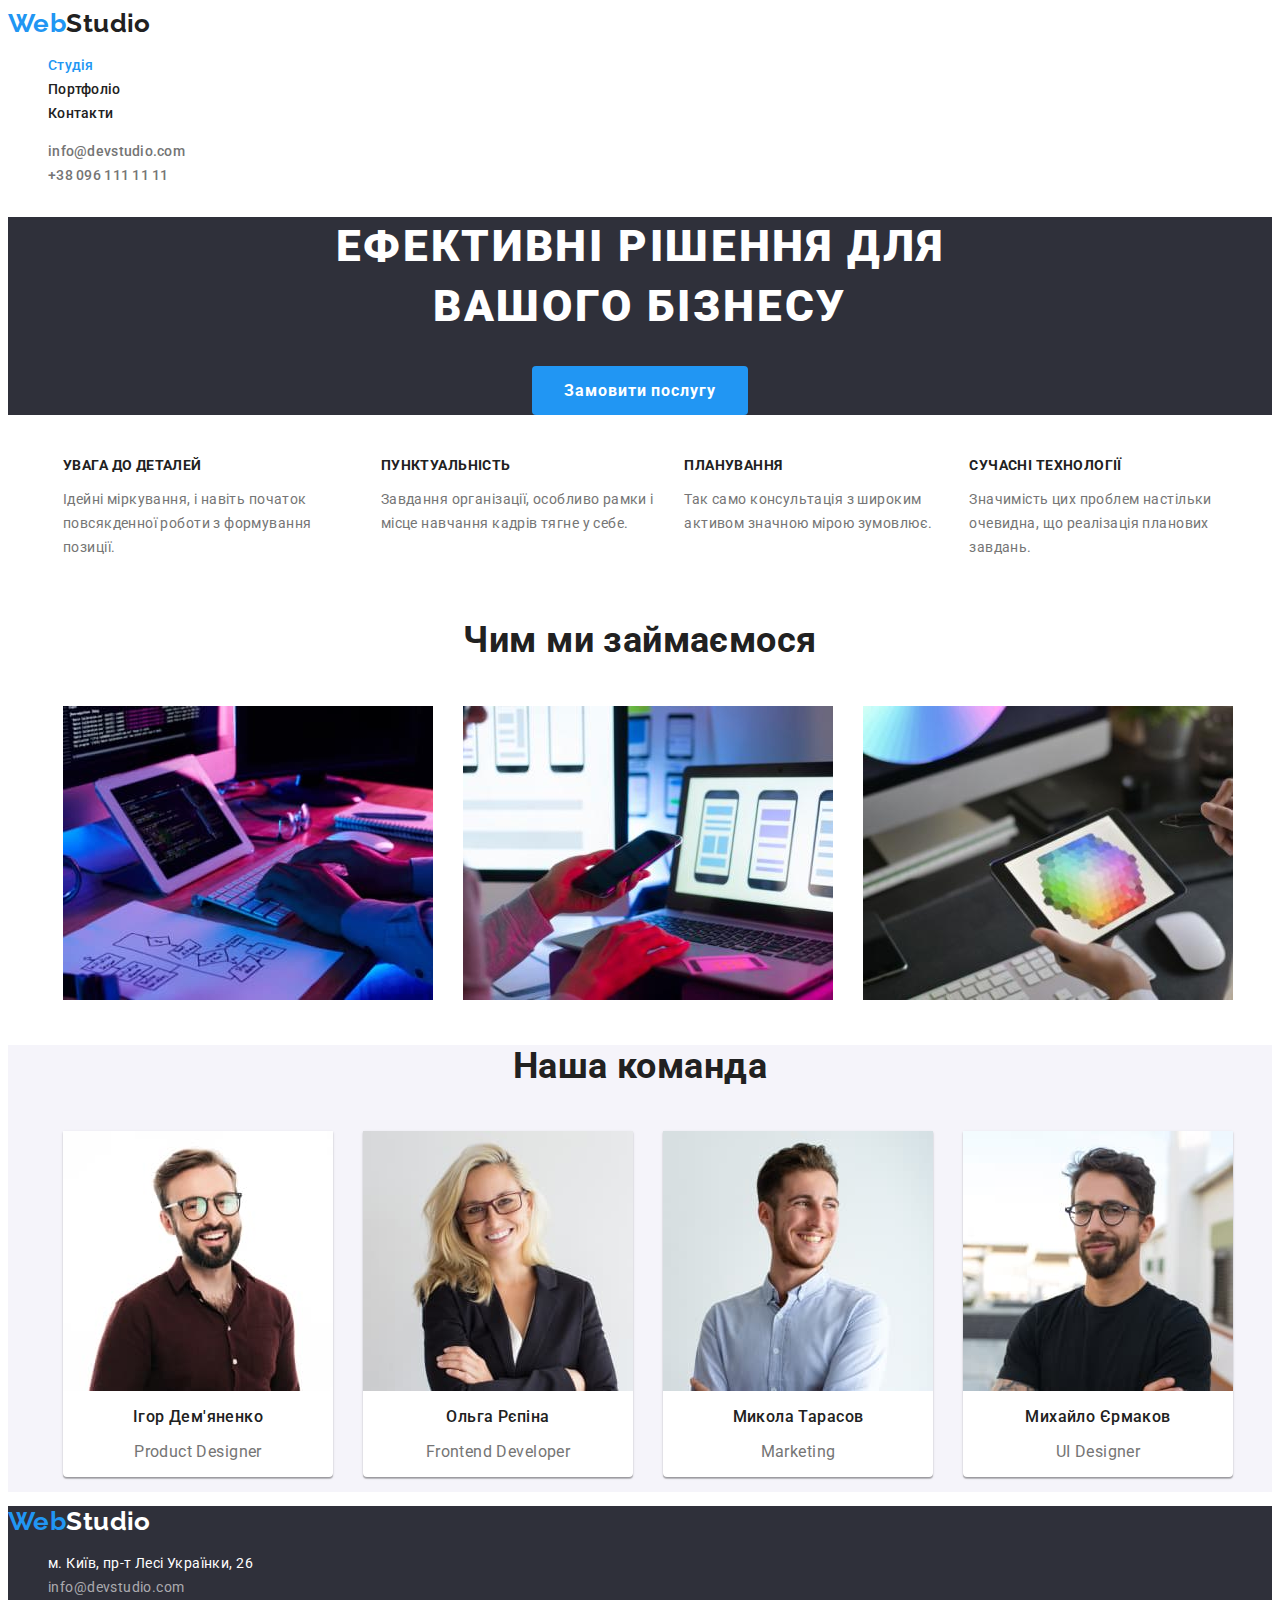
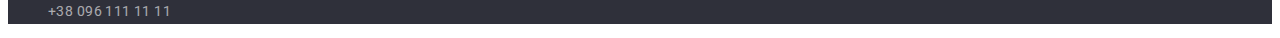
<file: index.html>
<!DOCTYPE html>
<html lang="uk">
  <head>
    <meta charset="UTF-8" />
    <meta http-equiv="X-UA-Compatible" content="IE=edge" />
    <meta name="viewport" content="width=device-width, initial-scale=1.0" />
    <title>Студія</title>

    <!------------ Fonts ----------------->

    <link rel="preconnect" href="https://fonts.googleapis.com" />
    <link rel="preconnect" href="https://fonts.gstatic.com" crossorigin />
    <link
      href="https://fonts.googleapis.com/css2?family=Raleway:wght@700&family=Roboto:wght@400;500;700;900&display=swap"
      rel="stylesheet"
    />
    <!---------- Підключення css стилів ------------->

    <link rel="stylesheet" href="./css/styles.css" />
  </head>

  <body>
    <!------------------ Капелюх ------------------>
    <header>
      <nav>

        <!-- Логотип чорний -->

        <a class="logo links" href="./index.html"
          >Web<span class="logo black">Studio</span></a
        >

        <!------------------ Навігація ---------------->

        <ul class="site-nav list">
          <li><a class="links current" href="./">Студія</a></li>
          <li><a class="links" href="./portfolio.html">Портфоліо</a></li>
          <li><a class="links" href="./">Контакти</a></li>
        </ul>
      </nav>

      <!-- Контакти в капелюсі чомусь окремо від навігаціі -->

      <ul class="list">
        <li>
          <a class="header-contact links" href="mailto:info@devstudio.com"
            >info@devstudio.com</a
          >
        </li>
        <li>
          <a
            class="header-contact links"
            href="tel:+380961111111"
             >+38 096 111 11 11</a
          >
        </li>
      </ul>
    </header>

    <main>

      <!-------------- Герой ---------------->

      <section class="hero">
        <h1 class="hero-title">Ефективні рішення для <br />вашого бізнесу</h1>
        <button class="hero-button" type="button">Замовити послугу</button>
      </section>

      <!------------- Переваги ---------------->

      <section class="sec-benefits">

        <!------- заголовок секції який буде сховано----- -->

        <h2 class="title-benefits">Наші переваги</h2>

        <ul class="list benefits">

          <!----- 01 ----->

          <li class="benefits-card">
            <h3 class="title-item">УВАГА ДО ДЕТАЛЕЙ</h3>
            <p>
              Ідейні міркування, і навіть початок повсякденної роботи з
              формування позиції.
            </p>
          </li>

          <!----- 02 ------>

          <li class="benefits-card">
            <h3 class="title-item">ПУНКТУАЛЬНІСТЬ</h3>
            <p>
              Завдання організації, особливо рамки і місце навчання кадрів тягне
              у себе.
            </p>
          </li>

          <!----- 03 ----->

          <li class="benefits-card">
            <h3 class="title-item">ПЛАНУВАННЯ</h3>
            <p>
              Так само консультація з широким активом значною мірою зумовлює.
            </p>
          </li>

          <!------ 04 ------>

          <li class="benefits-card">
            <h3 class="title-item">СУЧАСНІ ТЕХНОЛОГІЇ</h3>
            <p>
              Значимість цих проблем настільки очевидна, що реалізація планових
              завдань.
            </p>
          </li>

        </ul>
        
      </section>

      <!------------- Чим ми займаємося ---------->

      <section class="sec-what">
        <h2 class="title">Чим ми займаємося</h2>
        <ul class="list box">
          <li class="photo">
            <img src="./images/img-01.jpg" alt="codding process" width="370" />
          </li>
          <li class="photo"><img src="./images/img-02.jpg" alt="maketing" width="370" /></li>
          <li class="photo">
            <img src="./images/img-03.jpg" alt="color matching" width="370" />
          </li>
        </ul>
      </section>

      <!---------- Наша команда -------------->

      <section class="sec-team">
        <h2 class="title">Наша команда</h2>
        <ul class="list team">
          <li class="position-card">
            <img
              src="./images/photo-01.jpg"
              alt="Product Designer portrait"
              width="270"
            />
            <h3 class="name-position">Ігор Дем'яненко</h3>
            <p class="position">Product Designer</p>
          </li>
          <li class="position-card">
            <img
              src="./images/photo-02.jpg"
              alt="Frontend Developer portrait"
              width="270"
            />
            <h3 class="name-position">Ольга Рєпіна</h3>
            <p class="position">Frontend Developer</p>
          </li>
          <li class="position-card">
            <img
              src="./images/photo-03.jpg"
              alt="Marketing manager portrait"
              width="270"
            />
            <h3 class="name-position">Микола Тарасов</h3>
            <p class="position">Marketing</p>
          </li>
          <li class="position-card">
            <img
              src="./images/photo-04.jpg"
              alt="UI Designer portrait"
              width="270"
            />
            <h3 class="name-position">Михайло Єрмаков</h3>
            <p class="position">UI Designer</p>
          </li>
        </ul>
      </section>
    </main>

    <!-------------- Футер ----------------->

    <footer class="footer">

      <!----------- Логотип білий ---------------->

      <a class="logo links" href="./index.html"
        >Web<span class="logo white">Studio</span></a
      >
      <!------------- Адресса -------------->
      <address>
        <ul class="list">
          <li>
            <a
              class="links adrs"
              href="https://goo.gl/maps/CPtrU1FHBa2aNyZL9"
              target="_blank"
              rel="noopener noreferrer nofollow"
              >м. Київ, пр-т Лесі Українки, 26</a
            >
          </li>
          <li>
            <a class="links mail" href="mailto:info@devstudio.com"
              >info@devstudio.com</a
            >
          </li>
          <li>
            <a
              class="links tel"
              href="tel:+380961111111"
               >+38 096 111 11 11</a
            >
          </li>
        </ul>
      </address>
    </footer>
  </body>
</html>
</file>
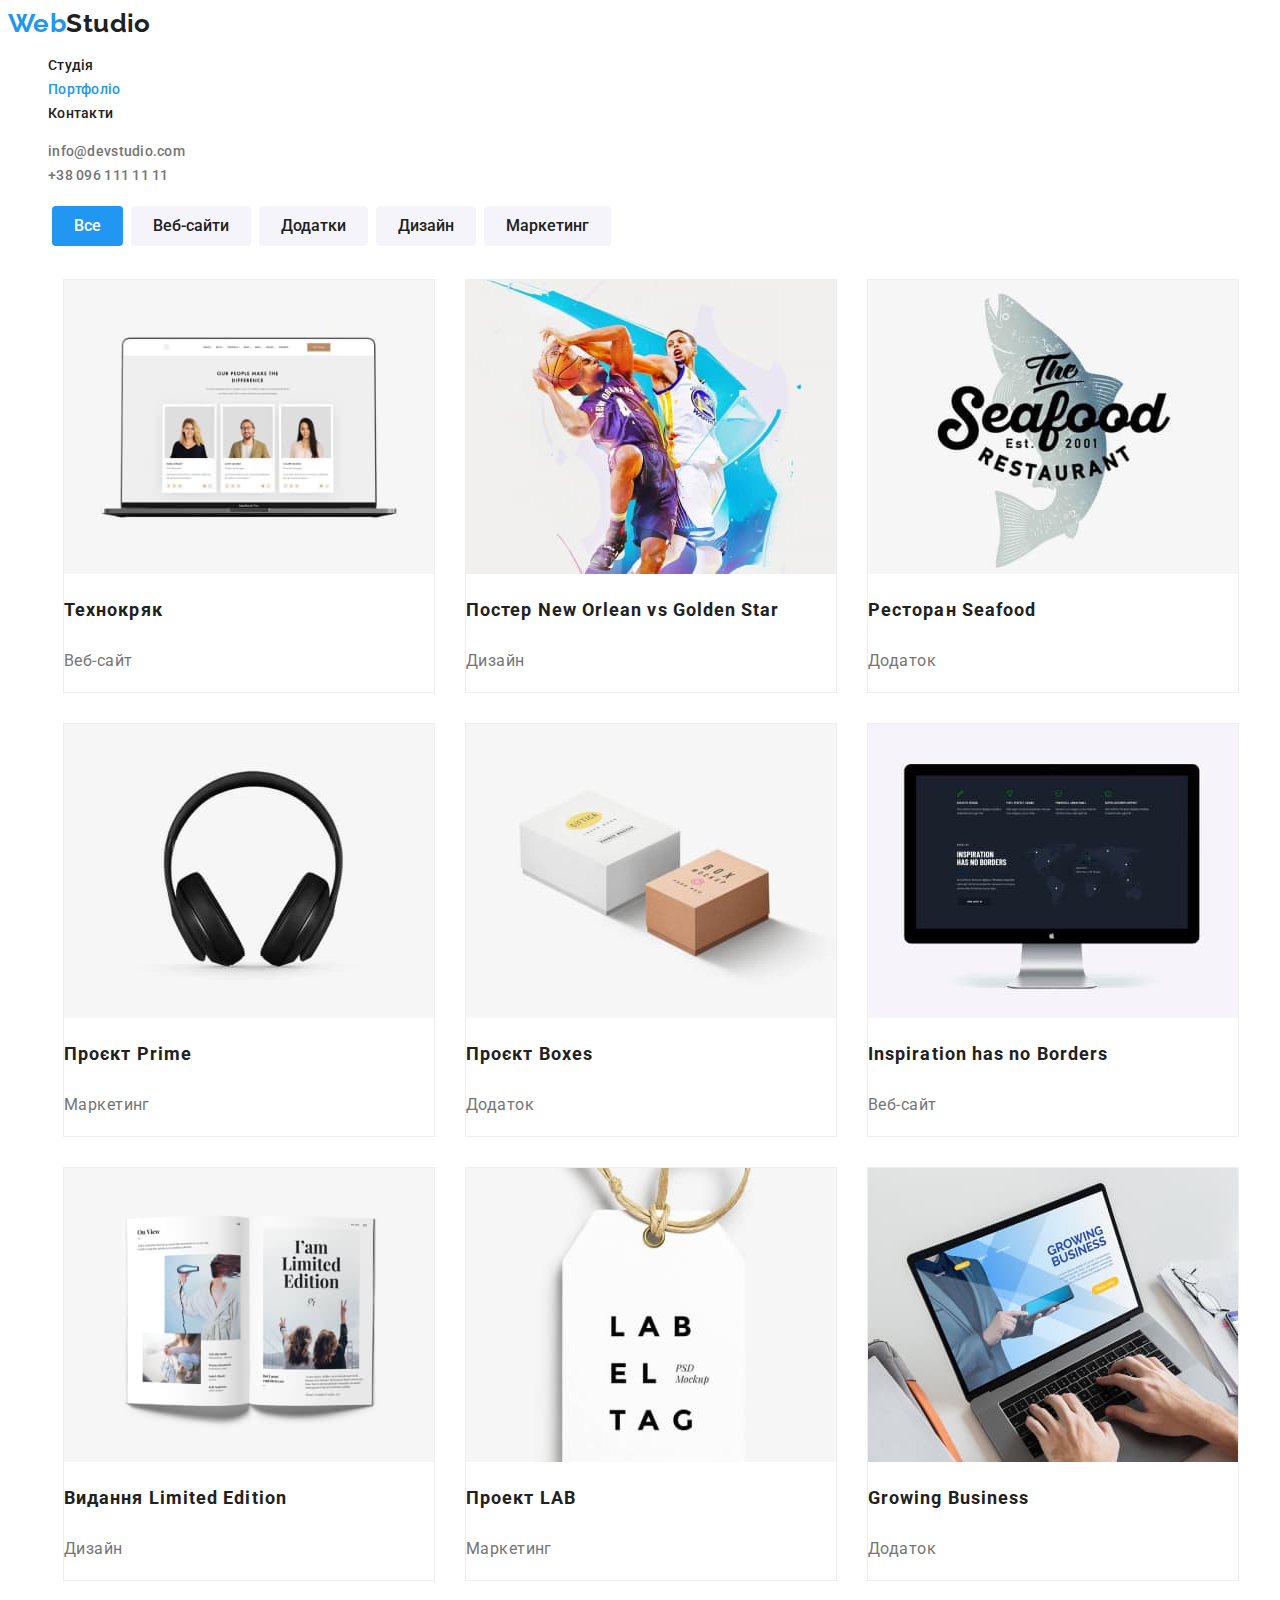
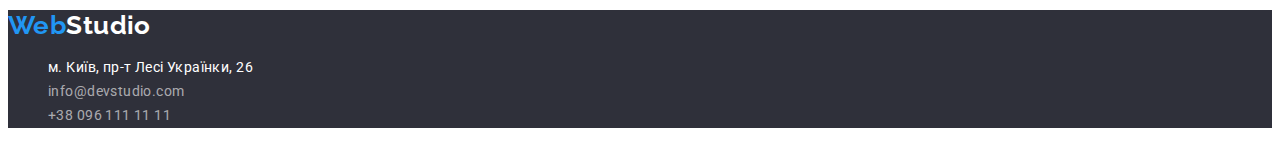
<file: portfolio.html>
<!DOCTYPE html>
<html lang="uk">
  <head>
    <meta charset="UTF-8" />
    <meta http-equiv="X-UA-Compatible" content="IE=edge" />
    <meta name="viewport" content="width=device-width, initial-scale=1.0" />
    <title>Студія</title>

    <!-- Fonts -->

    <link rel="preconnect" href="https://fonts.googleapis.com" />
    <link rel="preconnect" href="https://fonts.gstatic.com" crossorigin />
    <link
      href="https://fonts.googleapis.com/css2?family=Raleway:wght@700&family=Roboto:wght@400;500;700;900&display=swap"
      rel="stylesheet"
    />

    <!-- Підключення css стиля -->

    <link rel="stylesheet" href="./css/styles.css" />
  </head>

  <body>
    <!-- Капелюх -->

    <header>
      <nav>
        <!-- Логотип чорний -->

        <a class="logo links" href="./index.html"
          >Web<span class="logo black">Studio</span></a
        >

        <!-- Навігація -->

        <ul class="site-nav list">
          <li><a class="links" href="./">Студія</a></li>
          <li>
            <a class="links current" href="./portfolio.html">Портфоліо</a>
          </li>
          <li><a class="links" href="./">Контакти</a></li>
        </ul>
      </nav>

      <!-- Контакти в капелюсі чомусь окремо від навігаціі -->

      <ul class="list">
        <li>
          <a class="header-contact links" href="mailto:info@devstudio.com"
            >info@devstudio.com</a
          >
        </li>
        <li>
          <a class="header-contact links" href="tel:+380961111111"
            >+38 096 111 11 11</a
          >
        </li>
      </ul>
    </header>

    <main>
      <!-- секція Галерея -->

      <section>
        <h1 class="portfolio-title">PORTFOLIO PAGE</h1>

        <!-- Кнопки вибору категорій -->

        <ul class="categories list">
          <li><button class="categories-but current" type="button">Все</button></li>
          <li>
            <button class="categories-but" type="button">Веб-сайти</button>
          </li>
          <li><button class="categories-but" type="button">Додатки</button></li>
          <li><button class="categories-but" type="button">Дизайн</button></li>
          <li>
            <button class="categories-but" type="button">Маркетинг</button>
          </li>
        </ul>

        <!--------- галерея проектів ---------->

        <ul class="list project">
          <!-- 01 -->

          <li class="project-card">
            <a href=""
              ><img
                src="./images/project-img/img-01.jpg"
                alt="Ноутбук"
                width="370"
            /></a>
            <h3 class="name-project">Технокряк</h3>
            <p class="project">Веб-сайт</p>
          </li>

          <!-- 02 -->

          <li class="project-card">
            <a href=""
              ><img
                src="./images/project-img/img-02.jpg"
                alt="Пестер"
                width="370"
            /></a>
            <h3 class="name-project">Постер New Orlean vs Golden Star</h3>
            <p class="project">Дизайн</p>
          </li>

          <!-- 03 -->

          <li class="project-card">
            <a href=""
              ><img
                src="./images/project-img/img-03.jpg"
                alt="Додаток"
                width="370"
            /></a>
            <h3 class="name-project">Ресторан Seafood</h3>
            <p class="project">Додаток</p>
          </li>

          <!-- 04 -->

          <li class="project-card">
            <a href=""
              ><img
                src="./images/project-img/img-04.jpg"
                alt="Навушники"
                width="370"
            /></a>
            <h3 class="name-project">Проєкт Prime</h3>
            <p class="project">Маркетинг</p>
          </li>

          <!-- 05 -->

          <li class="project-card">
            <a href=""
              ><img
                src="./images/project-img/img-05.jpg"
                alt="Коробки"
                width="370"
            /></a>
            <h3 class="name-project">Проєкт Boxes</h3>
            <p class="project">Додаток</p>
          </li>

          <!-- 06 -->

          <li class="project-card">
            <a href=""
              ><img
                src="./images/project-img/img-06.jpg"
                alt="Монітор"
                width="370"
            /></a>
            <h3 class="name-project">Inspiration has no Borders</h3>
            <p class="project">Веб-сайт</p>
          </li>

          <!-- 07 -->

          <li class="project-card">
            <a href="">
              <img
                src="./images/project-img/img-07.jpg"
                alt="Журнал"
                width="370"
            /></a>
            <h3 class="name-project">Видання Limited Edition</h3>
            <p class="project">Дизайн</p>
          </li>

          <!-- 08 -->

          <li class="project-card">
            <a href=""
              ><img
                src="./images/project-img/img-08.jpg"
                alt="Цінник"
                width="370"
            /></a>
            <h3 class="name-project">Проект LAB</h3>
            <p class="project">Маркетинг</p>
          </li>

          <!-- 09 -->

          <li class="project-card">
            <a href=""
              ><img
                src="./images/project-img/img-09.jpg"
                alt="Лептоп"
                width="370"
            /></a>
            <h3 class="name-project">Growing Business</h3>
            <p class="project">Додаток</p>
          </li>
        </ul>
      </section>
    </main>

    <!----------- Футер ------------>

    <footer class="footer">
      <!---------- Логотип білий --------->

      <a class="logo links" href="./index.html"
        >Web<span class="logo white">Studio</span></a
      >
      <!----------- Адресса ------------>

      <address>
        <ul class="list">
          <li>
            <a
              class="links adrs"
              href="https://goo.gl/maps/CPtrU1FHBa2aNyZL9"
              target="_blank"
              rel="noopener noreferrer nofollow"
              >м. Київ, пр-т Лесі Українки, 26</a
            >
          </li>
          <li>
            <a class="links mail" href="mailto:info@devstudio.com"
              >info@devstudio.com</a
            >
          </li>
          <li>
            <a class="links tel" href="tel:+380961111111">+38 096 111 11 11</a>
          </li>
        </ul>
      </address>
    </footer>
  </body>
</html>
</file>
<file: css/styles.css>
/* встановлює глобальні змінні кольори */
:root {
  --main-bgrnd-color: #ffffff;
  --accent-color: #2196f3;
  --primary-text-color: #757575;
  --secondary-text-color: #212121;
  --text-color-on-drk-bgrd: #ffffff;
  --drk-bgrd-color: #2f303a;
}

/* Встановлює глобальні параметри на всю сторінку*/
body {
  font-family: "Roboto", sans-serif;
  font-size: 14px;
  line-height: 1.71;
  letter-spacing: 0.03em;
  color: var(--primary-text-color);
  background-color: var(--main-bgrnd-color);
}

/* Приберає підкреслення з лінків*/

.links {
  text-decoration: none;
}
/* Приберає крапки в списках */

.list {
  list-style: none;
}

/* Приберає margin знизу картинки */

img {
  display: block;
}

/* Стилізування логотипу капелюха */

.logo {
  font-family: "Raleway", sans-serif;
  font-style: normal;
  font-weight: 700;
  font-size: 26px;
  line-height: 1.19;
  color: var(--accent-color);
}

.logo.black {
  color: var(--secondary-text-color);
}

/* ======== Стилізація навігації ======== */

.site-nav .links {
  font-weight: 500;
  line-height: 1.14;
  letter-spacing: 0.02em;
  color: var(--secondary-text-color);
}
.site-nav .links.current {
  color: var(--accent-color);
}
.site-nav .links:hover,
.site-nav .links:focus {
  color: var(--accent-color);
  text-shadow: 0px 4px 4px rgba(0, 0, 0, 0.25);
}

/* Стилізація контактів в капелюсі */

.header-contact {
  font-weight: 500;
  line-height: 1.14;
  letter-spacing: 0.02em;
  color: var(--primary-text-color);
}
.header-contact:hover,
.header-contact:focus {
  color: var(--accent-color);
  text-shadow: 0px 4px 4px rgba(0, 0, 0, 0.25);
}

/* Стилізація секції -герой- */

.hero {
  background-color: var(--drk-bgrd-color);
  color: var(--text-color-on-drk-bgrd);
  text-align: center;
}
.hero-title {
  font-weight: 900;
  font-size: 44px;
  line-height: 1.36;
  text-align: center;
  letter-spacing: 0.06em;
  text-transform: uppercase;
}
.hero-button {
  border: none;
  font-family: inherit;
  font-size: 16px;
  font-weight: 700;
  letter-spacing: 0.06em;
  background-color: var(--accent-color);
  color: var(--text-color-on-drk-bgrd);
  padding: 15px 32px;
  border-radius: 4px;
  cursor: pointer;
}
/* встановлення ховера для кнопки форми */

.hero-button:hover {
  transform: translate(-1px, -1px);
  filter: drop-shadow(4px 4px 4px rgba(255, 255, 255, 0.43));
}

/* Стилізуємо секцію -переваги- */

.list.benefits {
  display: flex;
}

.sec-benefits > .title-benefits {
  display: none;
}
.sec-benefits .title-item {
  color: var(--secondary-text-color);
  font-size: 1em;
  line-height: 1.14;
  text-transform: uppercase;
}

.benefits-card {
  margin: 15px;
}

/* Стилізуємо секцию -чим ми займаэмося- */

.sec-what .title,
.sec-team .title 
{
  color: var(--secondary-text-color);
  font-size: 36px;
  line-height: 1.167;
  text-align: center;
}
.list.box {
  display: flex;
}
.list.box > .photo {
  margin: 15px;
}

/* ====== Стилізуємо секцію -команда- ====== */

.sec-team {
  background-color: #f5f4fa;
}

.position-card {
  background-color: var(--main-bgrnd-color);
  box-shadow: 0px 1px 3px rgba(0, 0, 0, 0.12), 0px 1px 1px rgba(0, 0, 0, 0.14),
    0px 2px 1px rgba(0, 0, 0, 0.2);
  border-radius: 0px 0px 4px 4px;
}

.list.team {
  display: flex;
}
.list.team > .position-card {
  margin: 15px;
}

.sec-team .name-position {
  color: var(--secondary-text-color);
  font-weight: 500;
  font-size: 16px;
  line-height: 1.187;
  text-align: center;
}
.sec-team .position {
  font-size: 16px;
  line-height: 1.187;
  text-align: center;
}

/* Доповнює стилізацію нижнього логотипа */

.logo.white {
  color: var(--text-color-on-drk-bgrd);
}

/* ======= Стилізация футера =========== */

.footer {
  background-color: var(--drk-bgrd-color);
}

.adrs {
  font-style: normal;
  color: var(--text-color-on-drk-bgrd);
}
/* .adrs:hover,
.adrs:focus {
  color: var(--accent-color);
} */

.mail {
  font-style: normal;
  color: rgba(255, 255, 255, 0.6);
}
/* .mail:hover,
.mail:focus {
  color: var(--accent-color);
} */

.tel {
  font-style: normal;
  color: rgba(255, 255, 255, 0.6);
}
/* .tel:hover,
.tel:focus {
  color: var(--accent-color);
} */

/* стилізація сторінки -портфоліо- */

.portfolio-title {
  display: none;
}

/* Стилізація кнопок вибору категорії */

.categories {
  display: flex;
}
.categories-but {
  margin: 4px;
  border: none;
  font-family: inherit;
  font-weight: 500;
  font-size: 16px;
  line-height: 1.62;
  text-align: center;
  color: var(--secondary-text-color);
  background: #f5f4fa;
  border-radius: 4px;
  padding: 7px 22px;
  cursor: pointer;
}

.categories-but.current {
  color: var(--text-color-on-drk-bgrd);
  background-color: var(--accent-color);
}

.categories-but:hover,
.categories-but:focus {
  color: var(--text-color-on-drk-bgrd);
  background: var(--accent-color);
  box-shadow: 0px 3px 1px rgba(0, 0, 0, 0.1), 0px 1px 2px rgba(0, 0, 0, 0.08),
    0px 2px 2px rgba(0, 0, 0, 0.12);
}

/* ========= Стилізація галереї ========== */

.list.project {
  display: flex;
  flex-wrap: wrap;
}

.project-card {
  border: 1px solid #eeeeee;
  margin: 15px;
}
.name-project {
  color: var(--secondary-text-color);
  font-weight: 700;
  font-size: 18px;
  line-height: 2;
  letter-spacing: 0.06em;
}

.project-card .project {
  font-size: 16px;
  line-height: 1.88;
}
</file>
